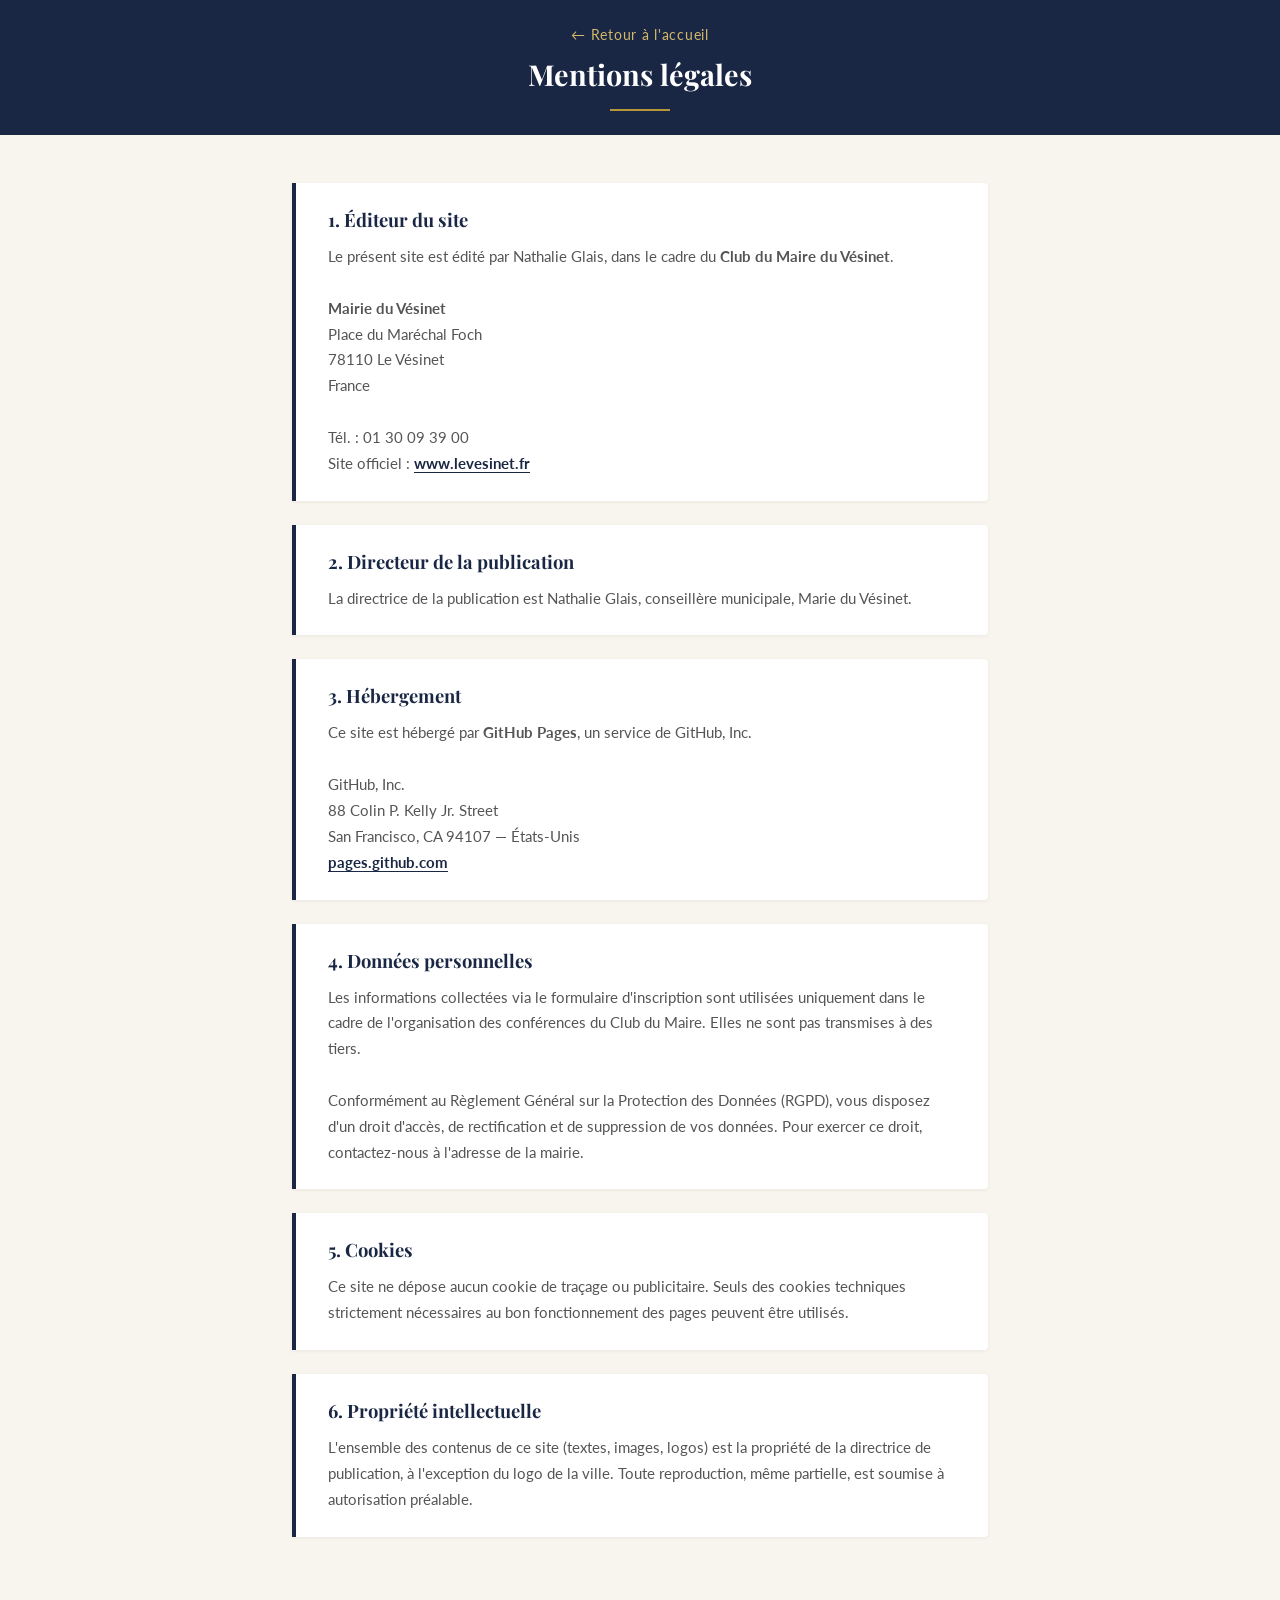
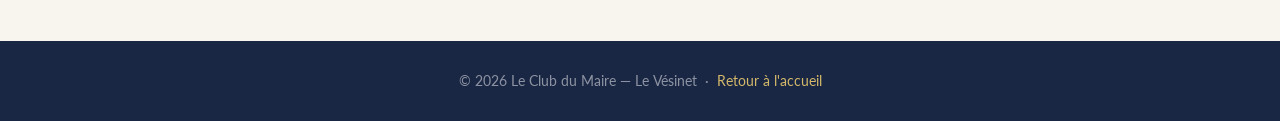
<file: mentions-legales.html>
<!DOCTYPE html>
<html lang="fr">
<head>
  <meta charset="UTF-8">
  <meta name="viewport" content="width=device-width, initial-scale=1.0">
  <title>Mentions légales — Le Club du Maire</title>
  <link rel="preconnect" href="https://fonts.googleapis.com">
  <link href="https://fonts.googleapis.com/css2?family=Playfair+Display:wght@400;700&family=Lato:wght@300;400;700&display=swap" rel="stylesheet">
  <style>
    :root {
      --navy: #1a2744;
      --gold: #b8973a;
      --gold-light: #d4b96a;
      --cream: #f8f5ef;
      --text: #2c2c2c;
      --muted: #555;
    }
    * { box-sizing: border-box; margin: 0; padding: 0; }
    body { font-family: "Lato", sans-serif; background-color: var(--cream); color: var(--text); }

    header {
      background-color: var(--navy);
      padding: 1.5rem 2rem;
      text-align: center;
    }
    header a {
      color: var(--gold-light);
      text-decoration: none;
      font-size: 0.9rem;
      letter-spacing: 0.05em;
    }
    header a:hover { text-decoration: underline; }
    header h1 {
      font-family: "Playfair Display", serif;
      color: white;
      font-size: 1.8rem;
      margin-top: 0.75rem;
    }
    .gold-line { width: 60px; height: 2px; background: var(--gold); margin: 1rem auto 0; }

    main {
      max-width: 760px;
      margin: 0 auto;
      padding: 3rem 2rem 5rem;
    }

    section {
      background: white;
      border-left: 4px solid var(--navy);
      border-radius: 0 4px 4px 0;
      padding: 1.5rem 2rem;
      margin-bottom: 1.5rem;
      box-shadow: 0 1px 4px rgba(0,0,0,0.06);
    }
    section h2 {
      font-family: "Playfair Display", serif;
      font-size: 1.15rem;
      color: var(--navy);
      margin-bottom: 0.75rem;
    }
    section p, section li {
      font-size: 0.95rem;
      color: var(--muted);
      line-height: 1.7;
    }
    section ul {
      margin-left: 1.2rem;
      margin-top: 0.4rem;
    }
    section a {
      color: var(--navy);
      font-weight: 700;
      text-underline-offset: 3px;
    }
    section a:hover { color: var(--gold); }

    footer {
      background: var(--navy);
      color: rgba(255,255,255,0.5);
      text-align: center;
      padding: 2rem;
      font-size: 0.85rem;
    }
    footer a { color: var(--gold-light); text-decoration: none; }
    footer a:hover { text-decoration: underline; }
  </style>
</head>
<body>

  <header>
    <a href="./index.html">← Retour à l'accueil</a>
    <h1>Mentions légales</h1>
    <div class="gold-line"></div>
  </header>

  <main>

    <section>
      <h2>1. Éditeur du site</h2>
      <p>
        Le présent site est édité par Nathalie Glais, dans le cadre du <strong>Club du Maire du Vésinet</strong>.<br><br>
        <strong>Mairie du Vésinet</strong><br>
        Place du Maréchal Foch<br>
        78110 Le Vésinet<br>
        France<br><br>
        Tél. : 01 30 09 39 00<br>
        Site officiel : <a href="https://www.levesinet.fr" target="_blank">www.levesinet.fr</a>
      </p>
    </section>

    <section>
      <h2>2. Directeur de la publication</h2>
      <p>
        La directrice de la publication est Nathalie Glais, conseillère municipale, Marie du Vésinet.
      </p>
    </section>

    <section>
      <h2>3. Hébergement</h2>
      <p>
        Ce site est hébergé par <strong>GitHub Pages</strong>, un service de GitHub, Inc.<br><br>
        GitHub, Inc.<br>
        88 Colin P. Kelly Jr. Street<br>
        San Francisco, CA 94107 — États-Unis<br>
        <a href="https://pages.github.com" target="_blank">pages.github.com</a>
      </p>
    </section>

    <section>
      <h2>4. Données personnelles</h2>
      <p>
        Les informations collectées via le formulaire d'inscription sont utilisées uniquement dans le cadre de l'organisation des conférences du Club du Maire. Elles ne sont pas transmises à des tiers.<br><br>
        Conformément au Règlement Général sur la Protection des Données (RGPD), vous disposez d'un droit d'accès, de rectification et de suppression de vos données. Pour exercer ce droit, contactez-nous à l'adresse de la mairie.
      </p>
    </section>

    <section>
      <h2>5. Cookies</h2>
      <p>
        Ce site ne dépose aucun cookie de traçage ou publicitaire. Seuls des cookies techniques strictement nécessaires au bon fonctionnement des pages peuvent être utilisés.
      </p>
    </section>

    <section>
      <h2>6. Propriété intellectuelle</h2>
      <p>
        L'ensemble des contenus de ce site (textes, images, logos) est la propriété de la directrice de publication, à l'exception du logo de la ville. Toute reproduction, même partielle, est soumise à autorisation préalable.
      </p>
    </section>

  </main>

  <footer>
    <p>© 2026 Le Club du Maire — Le Vésinet &nbsp;·&nbsp;
      <a href="./index.html">Retour à l'accueil</a>
    </p>
  </footer>

</body>
</html>
</file>
